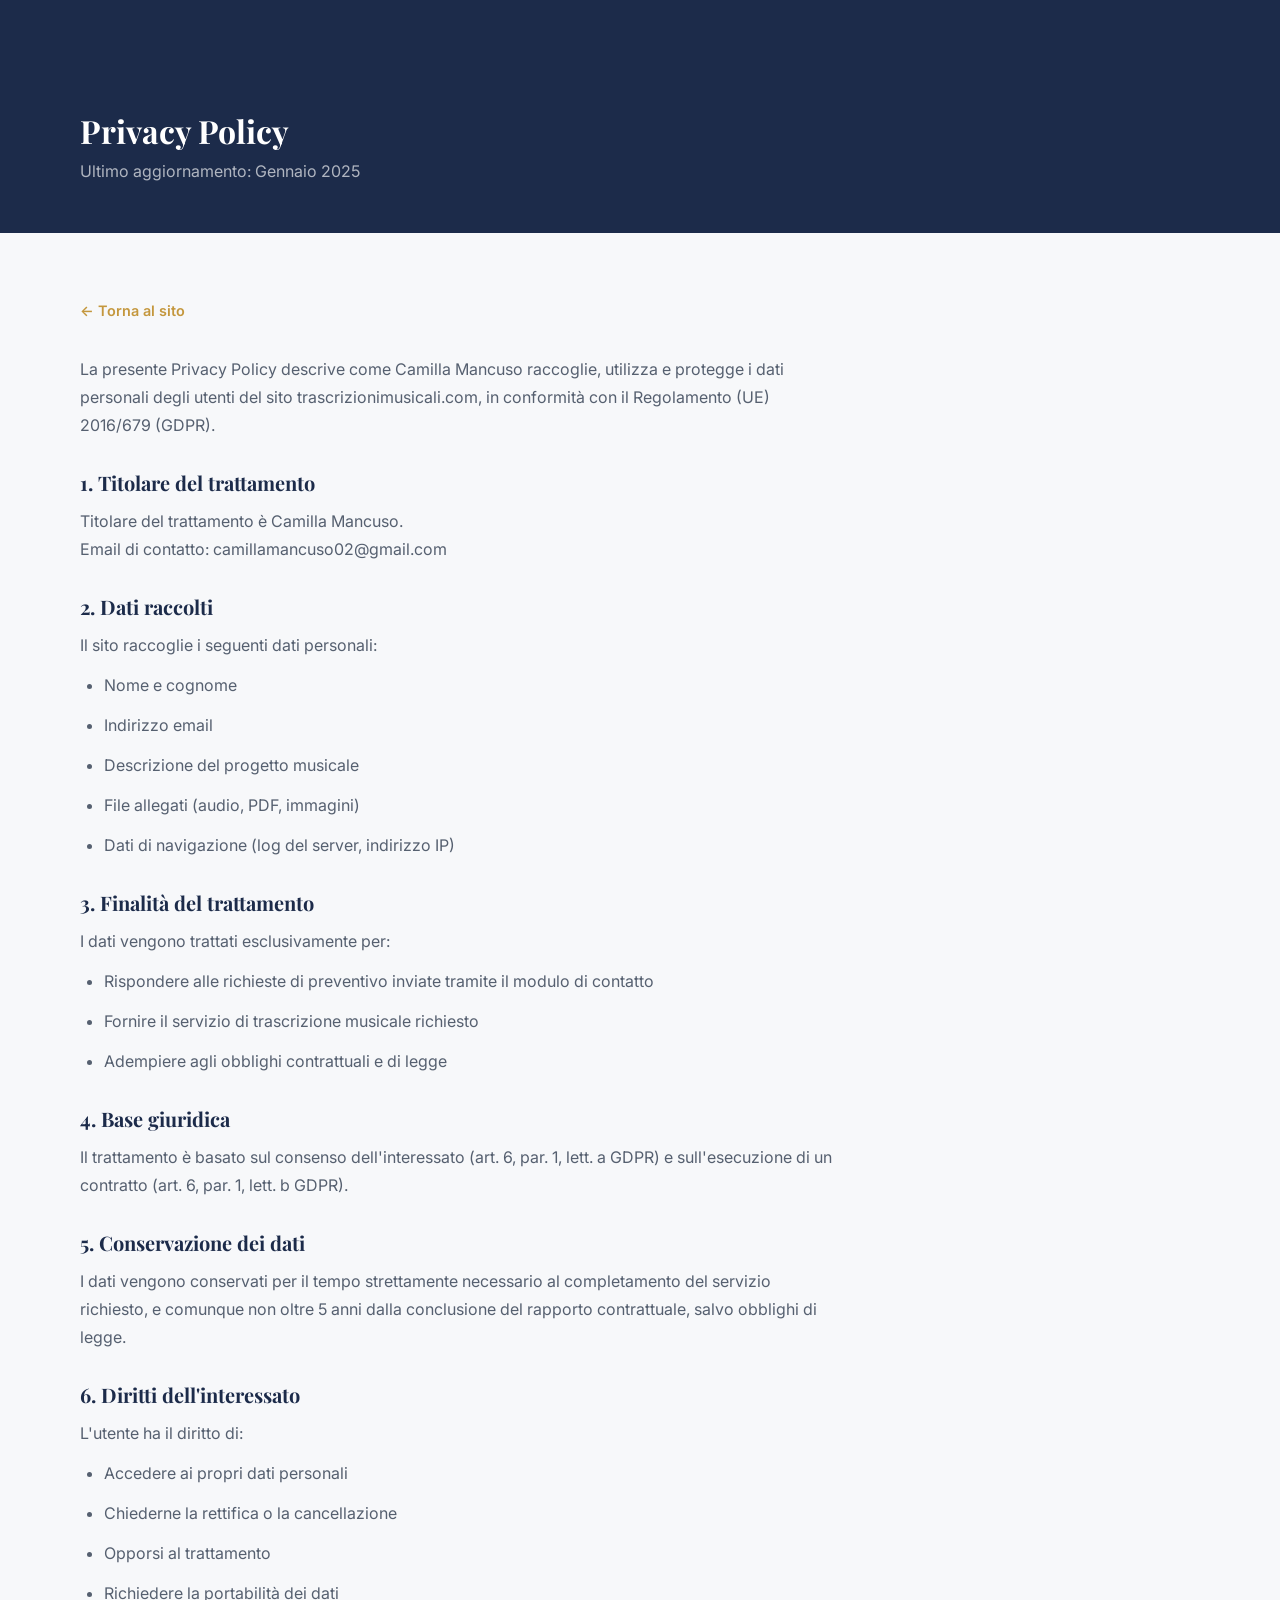
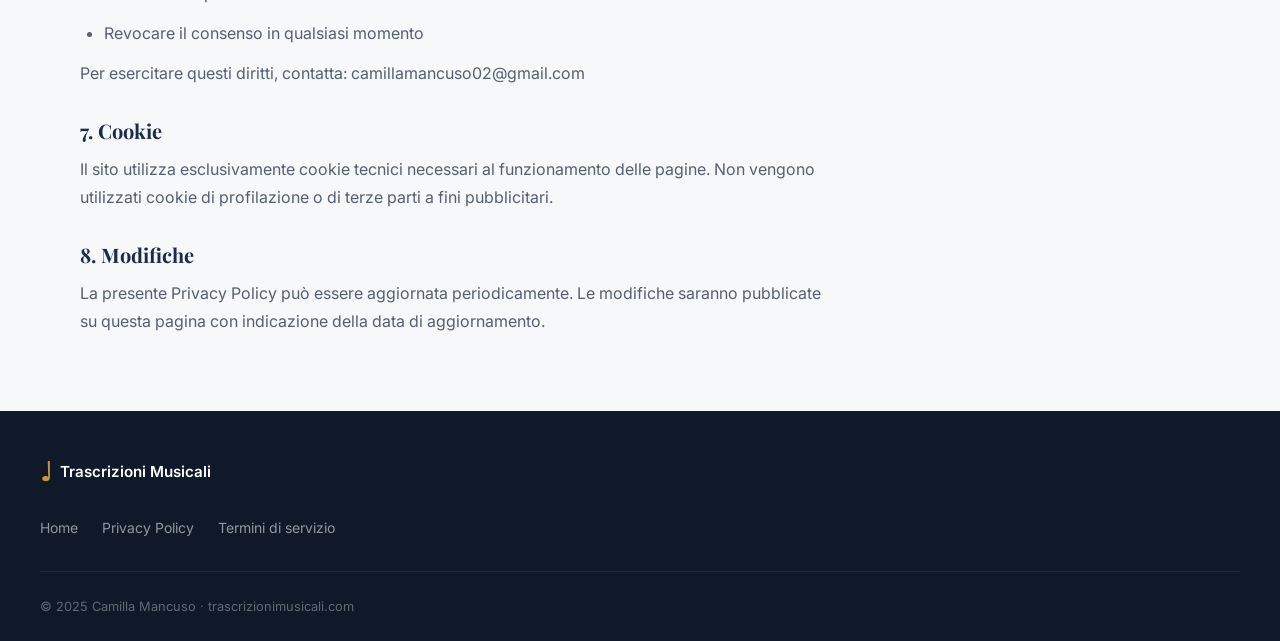
<file: privacy.html>
<!DOCTYPE html>
<html lang="it">
<head>
  <meta charset="UTF-8">
  <meta name="viewport" content="width=device-width, initial-scale=1.0">
  <title>Privacy Policy | Trascrizioni Musicali</title>
  <link rel="preconnect" href="https://fonts.googleapis.com">
  <link rel="preconnect" href="https://fonts.gstatic.com" crossorigin>
  <link href="https://fonts.googleapis.com/css2?family=Playfair+Display:wght@600;700&family=Inter:wght@400;500;600&display=swap" rel="stylesheet">
  <link rel="stylesheet" href="css/style.css">
  <style>
    .page-header {
      background: var(--primary);
      padding: 7rem 0 3rem;
      color: #fff;
    }
    .page-header h1 { color: #fff; font-size: 2rem; }
    .page-header p  { color: rgba(255,255,255,.65); margin-top: .5rem; }
    .legal-content {
      padding: 4rem 0;
      max-width: 760px;
    }
    .legal-content h2 {
      font-size: 1.25rem;
      color: var(--primary);
      margin: 2rem 0 .75rem;
    }
    .legal-content p, .legal-content li {
      color: var(--text-2);
      line-height: 1.75;
      margin-bottom: .75rem;
    }
    .legal-content ul { padding-left: 1.5rem; list-style: disc; }
    .back-link {
      display: inline-flex;
      align-items: center;
      gap: .5rem;
      color: var(--accent);
      font-weight: 600;
      font-size: .9rem;
      margin-bottom: 2rem;
    }
    .back-link:hover { text-decoration: underline; }
  </style>
</head>
<body>

  <div class="page-header">
    <div class="container">
      <h1>Privacy Policy</h1>
      <p>Ultimo aggiornamento: Gennaio 2025</p>
    </div>
  </div>

  <div class="container">
    <div class="legal-content">
      <a href="index.html" class="back-link">← Torna al sito</a>

      <p>
        La presente Privacy Policy descrive come Camilla Mancuso raccoglie, utilizza e protegge
        i dati personali degli utenti del sito trascrizionimusicali.com, in conformità con il
        Regolamento (UE) 2016/679 (GDPR).
      </p>

      <h2>1. Titolare del trattamento</h2>
      <p>
        Titolare del trattamento è Camilla Mancuso.<br>
        Email di contatto: camillamancuso02@gmail.com
      </p>

      <h2>2. Dati raccolti</h2>
      <p>Il sito raccoglie i seguenti dati personali:</p>
      <ul>
        <li>Nome e cognome</li>
        <li>Indirizzo email</li>
        <li>Descrizione del progetto musicale</li>
        <li>File allegati (audio, PDF, immagini)</li>
        <li>Dati di navigazione (log del server, indirizzo IP)</li>
      </ul>

      <h2>3. Finalità del trattamento</h2>
      <p>I dati vengono trattati esclusivamente per:</p>
      <ul>
        <li>Rispondere alle richieste di preventivo inviate tramite il modulo di contatto</li>
        <li>Fornire il servizio di trascrizione musicale richiesto</li>
        <li>Adempiere agli obblighi contrattuali e di legge</li>
      </ul>

      <h2>4. Base giuridica</h2>
      <p>
        Il trattamento è basato sul consenso dell'interessato (art. 6, par. 1, lett. a GDPR)
        e sull'esecuzione di un contratto (art. 6, par. 1, lett. b GDPR).
      </p>

      <h2>5. Conservazione dei dati</h2>
      <p>
        I dati vengono conservati per il tempo strettamente necessario al completamento
        del servizio richiesto, e comunque non oltre 5 anni dalla conclusione del rapporto
        contrattuale, salvo obblighi di legge.
      </p>

      <h2>6. Diritti dell'interessato</h2>
      <p>L'utente ha il diritto di:</p>
      <ul>
        <li>Accedere ai propri dati personali</li>
        <li>Chiederne la rettifica o la cancellazione</li>
        <li>Opporsi al trattamento</li>
        <li>Richiedere la portabilità dei dati</li>
        <li>Revocare il consenso in qualsiasi momento</li>
      </ul>
      <p>
        Per esercitare questi diritti, contatta: camillamancuso02@gmail.com
      </p>

      <h2>7. Cookie</h2>
      <p>
        Il sito utilizza esclusivamente cookie tecnici necessari al funzionamento delle pagine.
        Non vengono utilizzati cookie di profilazione o di terze parti a fini pubblicitari.
      </p>

      <h2>8. Modifiche</h2>
      <p>
        La presente Privacy Policy può essere aggiornata periodicamente. Le modifiche
        saranno pubblicate su questa pagina con indicazione della data di aggiornamento.
      </p>
    </div>
  </div>

  <footer class="footer">
    <div class="container footer__inner">
      <div class="footer-brand">
        <div class="footer-logo">
          <span class="logo-mark">♩</span>
          <span>Trascrizioni Musicali</span>
        </div>
      </div>
      <nav class="footer-links">
        <a href="index.html">Home</a>
        <a href="privacy.html">Privacy Policy</a>
        <a href="termini.html">Termini di servizio</a>
      </nav>
      <div class="footer-bottom">
        <p>&copy; 2025 Camilla Mancuso &middot; trascrizionimusicali.com</p>
      </div>
    </div>
  </footer>

</body>
</html>
</file>
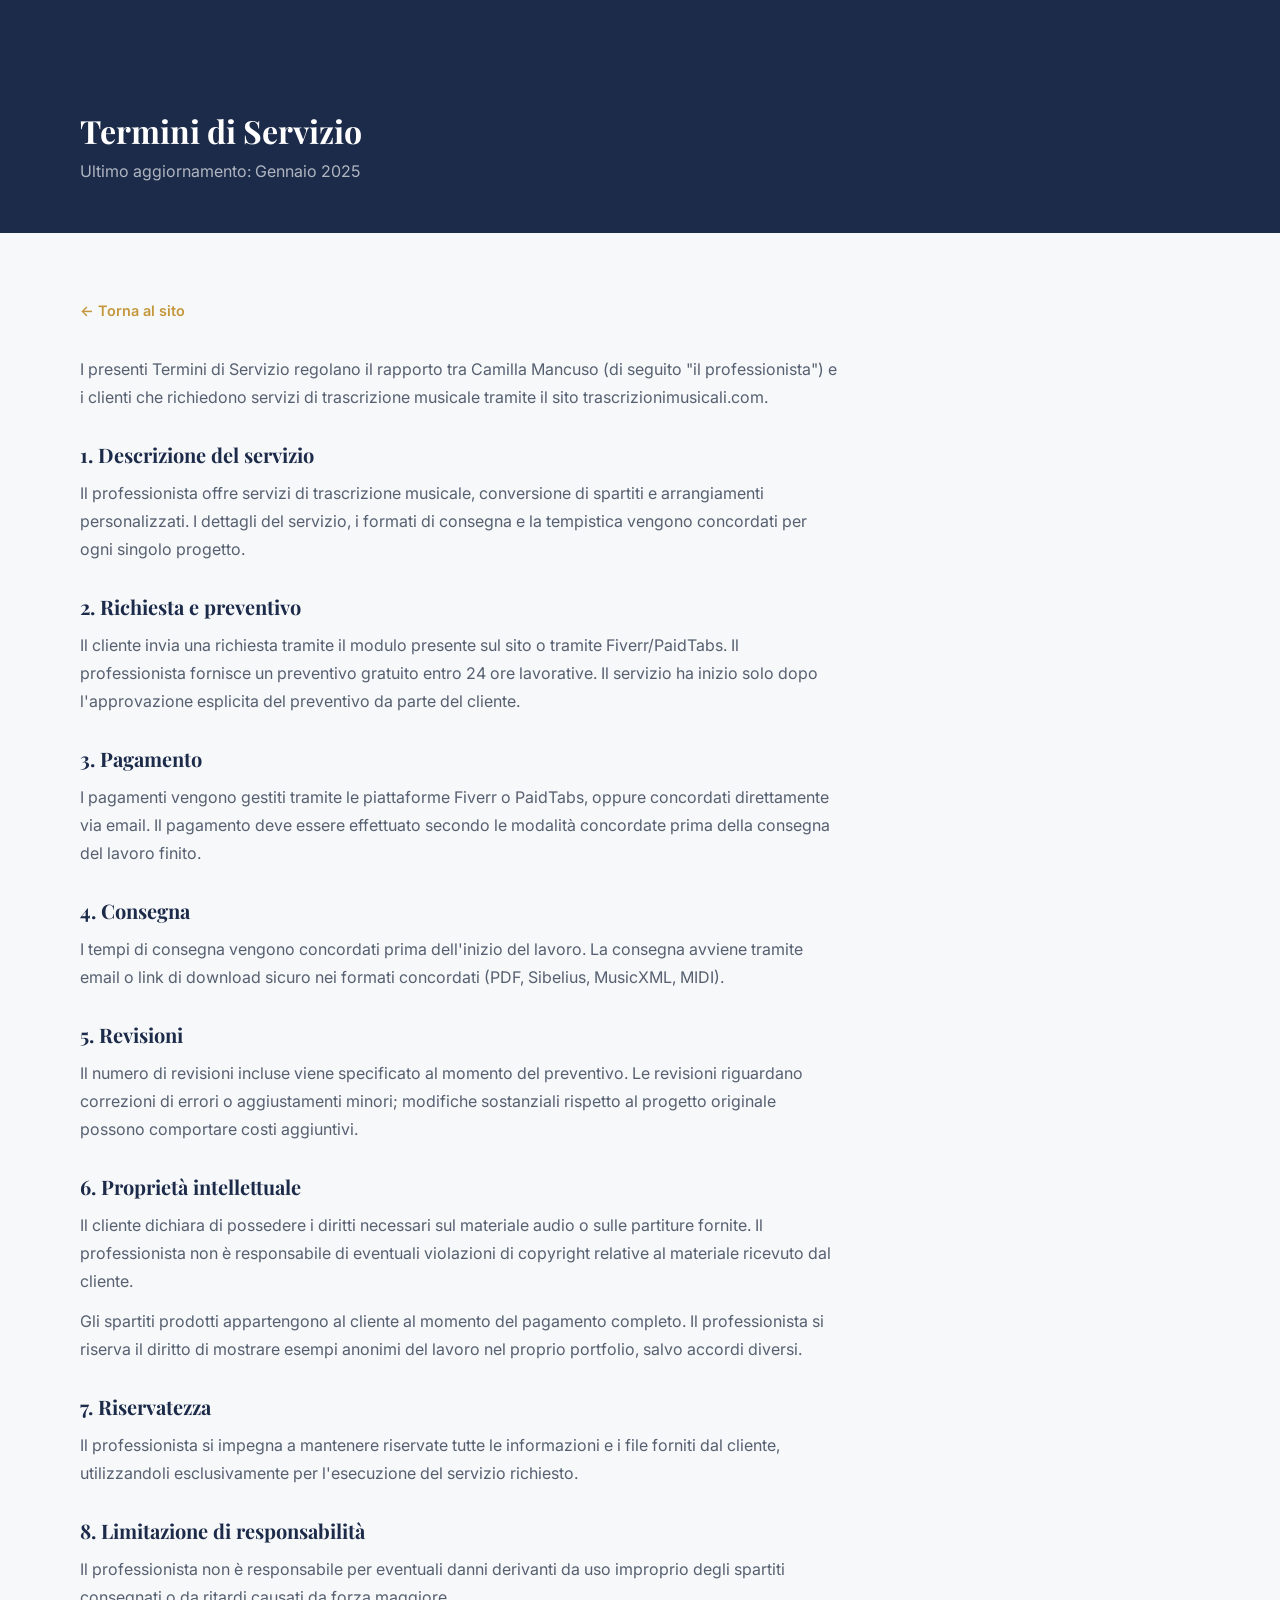
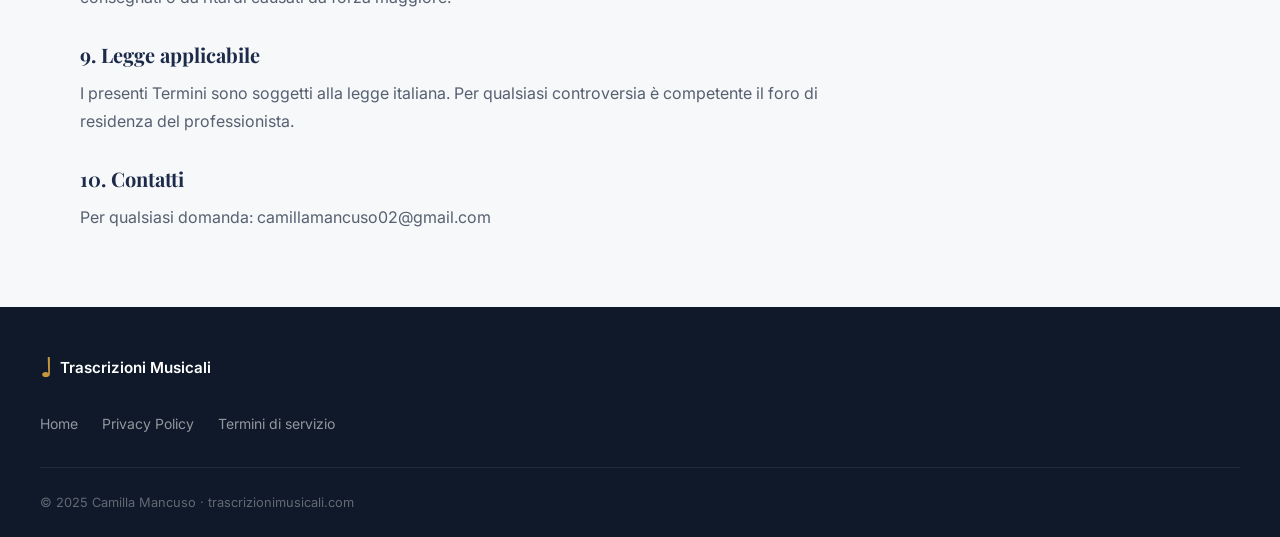
<file: termini.html>
<!DOCTYPE html>
<html lang="it">
<head>
  <meta charset="UTF-8">
  <meta name="viewport" content="width=device-width, initial-scale=1.0">
  <title>Termini di Servizio | Trascrizioni Musicali</title>
  <link rel="preconnect" href="https://fonts.googleapis.com">
  <link rel="preconnect" href="https://fonts.gstatic.com" crossorigin>
  <link href="https://fonts.googleapis.com/css2?family=Playfair+Display:wght@600;700&family=Inter:wght@400;500;600&display=swap" rel="stylesheet">
  <link rel="stylesheet" href="css/style.css">
  <style>
    .page-header {
      background: var(--primary);
      padding: 7rem 0 3rem;
      color: #fff;
    }
    .page-header h1 { color: #fff; font-size: 2rem; }
    .page-header p  { color: rgba(255,255,255,.65); margin-top: .5rem; }
    .legal-content {
      padding: 4rem 0;
      max-width: 760px;
    }
    .legal-content h2 {
      font-size: 1.25rem;
      color: var(--primary);
      margin: 2rem 0 .75rem;
    }
    .legal-content p, .legal-content li {
      color: var(--text-2);
      line-height: 1.75;
      margin-bottom: .75rem;
    }
    .legal-content ul { padding-left: 1.5rem; list-style: disc; }
    .back-link {
      display: inline-flex;
      align-items: center;
      gap: .5rem;
      color: var(--accent);
      font-weight: 600;
      font-size: .9rem;
      margin-bottom: 2rem;
    }
    .back-link:hover { text-decoration: underline; }
  </style>
</head>
<body>

  <div class="page-header">
    <div class="container">
      <h1>Termini di Servizio</h1>
      <p>Ultimo aggiornamento: Gennaio 2025</p>
    </div>
  </div>

  <div class="container">
    <div class="legal-content">
      <a href="index.html" class="back-link">← Torna al sito</a>

      <p>
        I presenti Termini di Servizio regolano il rapporto tra Camilla Mancuso
        (di seguito "il professionista") e i clienti che richiedono servizi di
        trascrizione musicale tramite il sito trascrizionimusicali.com.
      </p>

      <h2>1. Descrizione del servizio</h2>
      <p>
        Il professionista offre servizi di trascrizione musicale, conversione di
        spartiti e arrangiamenti personalizzati. I dettagli del servizio, i formati
        di consegna e la tempistica vengono concordati per ogni singolo progetto.
      </p>

      <h2>2. Richiesta e preventivo</h2>
      <p>
        Il cliente invia una richiesta tramite il modulo presente sul sito o
        tramite Fiverr/PaidTabs. Il professionista fornisce un preventivo gratuito
        entro 24 ore lavorative. Il servizio ha inizio solo dopo l'approvazione
        esplicita del preventivo da parte del cliente.
      </p>

      <h2>3. Pagamento</h2>
      <p>
        I pagamenti vengono gestiti tramite le piattaforme Fiverr o PaidTabs,
        oppure concordati direttamente via email. Il pagamento deve essere
        effettuato secondo le modalità concordate prima della consegna del lavoro finito.
      </p>

      <h2>4. Consegna</h2>
      <p>
        I tempi di consegna vengono concordati prima dell'inizio del lavoro.
        La consegna avviene tramite email o link di download sicuro nei formati
        concordati (PDF, Sibelius, MusicXML, MIDI).
      </p>

      <h2>5. Revisioni</h2>
      <p>
        Il numero di revisioni incluse viene specificato al momento del preventivo.
        Le revisioni riguardano correzioni di errori o aggiustamenti minori;
        modifiche sostanziali rispetto al progetto originale possono comportare
        costi aggiuntivi.
      </p>

      <h2>6. Proprietà intellettuale</h2>
      <p>
        Il cliente dichiara di possedere i diritti necessari sul materiale audio o
        sulle partiture fornite. Il professionista non è responsabile di eventuali
        violazioni di copyright relative al materiale ricevuto dal cliente.
      </p>
      <p>
        Gli spartiti prodotti appartengono al cliente al momento del pagamento
        completo. Il professionista si riserva il diritto di mostrare esempi
        anonimi del lavoro nel proprio portfolio, salvo accordi diversi.
      </p>

      <h2>7. Riservatezza</h2>
      <p>
        Il professionista si impegna a mantenere riservate tutte le informazioni
        e i file forniti dal cliente, utilizzandoli esclusivamente per l'esecuzione
        del servizio richiesto.
      </p>

      <h2>8. Limitazione di responsabilità</h2>
      <p>
        Il professionista non è responsabile per eventuali danni derivanti da
        uso improprio degli spartiti consegnati o da ritardi causati da forza maggiore.
      </p>

      <h2>9. Legge applicabile</h2>
      <p>
        I presenti Termini sono soggetti alla legge italiana. Per qualsiasi
        controversia è competente il foro di residenza del professionista.
      </p>

      <h2>10. Contatti</h2>
      <p>
        Per qualsiasi domanda: camillamancuso02@gmail.com
      </p>
    </div>
  </div>

  <footer class="footer">
    <div class="container footer__inner">
      <div class="footer-brand">
        <div class="footer-logo">
          <span class="logo-mark">♩</span>
          <span>Trascrizioni Musicali</span>
        </div>
      </div>
      <nav class="footer-links">
        <a href="index.html">Home</a>
        <a href="privacy.html">Privacy Policy</a>
        <a href="termini.html">Termini di servizio</a>
      </nav>
      <div class="footer-bottom">
        <p>&copy; 2025 Camilla Mancuso &middot; trascrizionimusicali.com</p>
      </div>
    </div>
  </footer>

</body>
</html>
</file>
<file: css/style.css>
/* =============================================================
   TRASCRIZIONI MUSICALI — CSS
   Mobile-first, clean, conversion-optimized
   ============================================================= */

/* ===== VARIABLES ===== */
:root {
  --primary:       #1C2B4A;
  --primary-dark:  #0F1929;
  --primary-mid:   #243558;
  --accent:        #C4973D;
  --accent-dark:   #A37A2A;
  --accent-light:  #EDD080;
  --secondary:     #4A6FA5;
  --bg:            #F7F8FA;
  --surface:       #FFFFFF;
  --text:          #1A1A2E;
  --text-2:        #566070;
  --text-3:        #8896A8;
  --border:        #E2E8F0;
  --border-light:  #F0F4F8;
  --green:         #27AE60;

  --shadow-xs: 0 1px 3px rgba(0,0,0,.05);
  --shadow-sm: 0 2px 8px rgba(0,0,0,.07);
  --shadow-md: 0 4px 20px rgba(0,0,0,.09);
  --shadow-lg: 0 8px 40px rgba(0,0,0,.12);

  --r-sm:  8px;
  --r:     12px;
  --r-lg:  20px;
  --r-xl:  28px;
}

/* ===== RESET ===== */
*, *::before, *::after { box-sizing: border-box; margin: 0; padding: 0; }
html  { scroll-behavior: smooth; }
body  {
  font-family: 'Inter', -apple-system, BlinkMacSystemFont, 'Segoe UI', sans-serif;
  font-size: 16px;
  line-height: 1.65;
  color: var(--text);
  background: var(--bg);
  -webkit-font-smoothing: antialiased;
}
img   { max-width: 100%; display: block; }
a     { text-decoration: none; color: inherit; }
ul    { list-style: none; }
button { border: none; background: none; cursor: pointer; font-family: inherit; }
input, textarea { font-family: inherit; }

/* ===== LAYOUT ===== */
.container {
  max-width: 1200px;
  margin: 0 auto;
  padding: 0 1.25rem;
}
@media (min-width: 640px)  { .container { padding: 0 1.75rem; } }
@media (min-width: 1024px) { .container { padding: 0 2.5rem; } }

/* ===== TYPOGRAPHY ===== */
h1, h2, h3, h4 {
  font-family: 'Playfair Display', Georgia, 'Times New Roman', serif;
  line-height: 1.2;
  color: var(--text);
}
h1 { font-size: clamp(2rem, 5.5vw, 3.5rem); }
h2 { font-size: clamp(1.65rem, 3.5vw, 2.4rem); }
h3 { font-size: 1.2rem; }
h4 { font-size: 1rem; }

.text-accent { color: var(--accent); }

/* ===== BUTTONS ===== */
.btn {
  display: inline-flex;
  align-items: center;
  justify-content: center;
  gap: .5rem;
  padding: .75rem 1.75rem;
  border-radius: var(--r);
  font-size: .95rem;
  font-weight: 600;
  border: 2px solid transparent;
  transition: background .18s, border-color .18s, transform .18s, box-shadow .18s;
  cursor: pointer;
  white-space: nowrap;
}
.btn:focus-visible { outline: 3px solid var(--accent); outline-offset: 3px; }

.btn-primary {
  background: var(--accent);
  color: #fff;
  border-color: var(--accent);
}
.btn-primary:hover {
  background: var(--accent-dark);
  border-color: var(--accent-dark);
  transform: translateY(-1px);
  box-shadow: 0 4px 18px rgba(196,151,61,.35);
}

.btn-secondary {
  background: transparent;
  color: var(--primary);
  border-color: var(--border);
}
.btn-secondary:hover {
  border-color: var(--primary);
  background: var(--primary);
  color: #fff;
}

.btn-outline {
  background: transparent;
  color: #fff;
  border-color: rgba(255,255,255,.45);
}
.btn-outline:hover {
  background: rgba(255,255,255,.1);
  border-color: #fff;
}

.btn-accent {
  background: var(--accent);
  color: var(--primary-dark);
  border-color: var(--accent);
  font-weight: 700;
}
.btn-accent:hover {
  background: var(--accent-light);
  border-color: var(--accent-light);
  transform: translateY(-1px);
}

.btn-lg {
  padding: 1rem 2.25rem;
  font-size: 1rem;
  border-radius: var(--r-lg);
}
.btn-full { width: 100%; }

/* ===== NAVIGATION ===== */
.nav {
  position: fixed;
  inset: 0 0 auto;
  z-index: 200;
  background: rgba(15,25,41,.96);
  backdrop-filter: blur(12px);
  -webkit-backdrop-filter: blur(12px);
  border-bottom: 1px solid rgba(255,255,255,.07);
  transition: background .3s, box-shadow .3s;
}
.nav.scrolled {
  background: rgba(255,255,255,.98);
  border-bottom-color: var(--border);
  box-shadow: var(--shadow-sm);
}
.nav__inner {
  display: flex;
  align-items: center;
  justify-content: space-between;
  height: 64px;
}

/* Logo */
.nav__logo {
  display: flex;
  align-items: center;
  gap: .5rem;
  font-weight: 600;
  font-size: .95rem;
  color: #fff;
  transition: color .2s;
}
.nav.scrolled .nav__logo { color: var(--text); }
.logo-mark {
  font-size: 1.6rem;
  color: var(--accent);
  line-height: 1;
}

/* Desktop links */
.nav__links {
  display: none;
  align-items: center;
  gap: 1.75rem;
}
.nav__links a {
  font-size: .875rem;
  font-weight: 500;
  color: rgba(255,255,255,.8);
  transition: color .18s;
}
.nav__links a:hover  { color: var(--accent); }
.nav.scrolled .nav__links a { color: var(--text-2); }
.nav.scrolled .nav__links a:hover { color: var(--accent); }

.nav__cta-link {
  background: var(--accent) !important;
  color: #fff !important;
  padding: .45rem 1.2rem !important;
  border-radius: var(--r) !important;
}
.nav__cta-link:hover {
  background: var(--accent-dark) !important;
  color: #fff !important;
}
.nav.scrolled .nav__cta-link { color: #fff !important; }

/* Hamburger */
.nav__toggle {
  display: flex;
  flex-direction: column;
  gap: 5px;
  padding: .3rem;
  z-index: 210;
}
.nav__toggle span {
  display: block;
  width: 22px;
  height: 2px;
  border-radius: 2px;
  background: #fff;
  transition: background .2s, transform .3s, opacity .3s;
}
.nav.scrolled .nav__toggle span { background: var(--text); }

/* Mobile menu open state */
.nav__toggle.open span:nth-child(1) { transform: translateY(7px) rotate(45deg); }
.nav__toggle.open span:nth-child(2) { opacity: 0; }
.nav__toggle.open span:nth-child(3) { transform: translateY(-7px) rotate(-45deg); }

/* Mobile nav dropdown */
.nav__links.open {
  display: flex;
  flex-direction: column;
  gap: .25rem;
  position: absolute;
  top: 64px;
  left: 0; right: 0;
  background: var(--primary-dark);
  padding: 1rem 1.25rem 1.5rem;
  border-bottom: 1px solid rgba(255,255,255,.1);
}
.nav__links.open a {
  color: rgba(255,255,255,.85) !important;
  padding: .6rem .5rem;
  border-radius: var(--r-sm);
}
.nav__links.open a:hover { color: var(--accent) !important; }
.nav__links.open .nav__cta-link { margin-top: .5rem; text-align: center; }

@media (min-width: 768px) {
  .nav__links  { display: flex; }
  .nav__toggle { display: none; }
}

/* ===== HERO ===== */
.hero {
  min-height: 100vh;
  display: flex;
  align-items: center;
  padding: 7rem 0 4rem;
  background: linear-gradient(140deg, var(--primary-dark) 0%, var(--primary) 55%, #2a4a82 100%);
  position: relative;
  overflow: hidden;
}
.hero::before {
  content: '';
  position: absolute;
  inset: 0;
  background-image: radial-gradient(circle at 20% 80%, rgba(196,151,61,.08) 0%, transparent 50%),
                    radial-gradient(circle at 80% 20%, rgba(74,111,165,.1) 0%, transparent 50%);
  pointer-events: none;
}
.hero__inner {
  position: relative;
  z-index: 1;
  display: grid;
  grid-template-columns: 1fr;
  gap: 3rem;
  align-items: center;
}
@media (min-width: 900px) {
  .hero__inner { grid-template-columns: 1fr 1fr; gap: 4rem; align-items: center; }
}

.hero__badge {
  display: inline-flex;
  align-items: center;
  gap: .5rem;
  background: rgba(196,151,61,.12);
  border: 1px solid rgba(196,151,61,.28);
  color: var(--accent-light);
  padding: .4rem 1rem;
  border-radius: 100px;
  font-size: .82rem;
  font-weight: 500;
  margin-bottom: 1.5rem;
}
.stars-inline { color: var(--accent); letter-spacing: 1px; }

.hero__title {
  color: #fff;
  margin-bottom: 1rem;
}
.hero__sub {
  color: rgba(255,255,255,.72);
  font-size: 1.1rem;
  margin-bottom: 1.5rem;
  max-width: 520px;
}
.hero__checks {
  display: flex;
  flex-direction: column;
  gap: .45rem;
  margin-bottom: 2rem;
}
.hero__checks li {
  display: flex;
  align-items: center;
  gap: .6rem;
  color: rgba(255,255,255,.82);
  font-size: .95rem;
}
.check-icon {
  color: var(--accent);
  font-weight: 700;
  font-size: 1.05rem;
  flex-shrink: 0;
}
.hero__ctas {
  display: flex;
  flex-wrap: wrap;
  gap: .875rem;
}

/* Hero score image */
.hero__visual {
  display: none;
}
@media (min-width: 900px) {
  .hero__visual {
    display: flex;
    align-items: center;
  }
}
.hero__score-img {
  position: relative;
  border-radius: var(--r-xl);
  overflow: hidden;
  box-shadow: 0 32px 80px rgba(0,0,0,.55);
  width: 100%;
  aspect-ratio: 4 / 3;
  transition: transform .4s ease;
}
.hero__score-img:hover {
  transform: scale(1.01);
}
.hero__score-img img {
  width: 100%;
  height: 100%;
  display: block;
  object-fit: cover;
  object-position: top left;
  opacity: .92;
}
.hero__score-img::after {
  content: '';
  position: absolute;
  inset: 0;
  background:
    linear-gradient(to right,  var(--primary-dark) 0%, transparent 30%),
    linear-gradient(to left,   var(--primary-dark) 0%, transparent 15%),
    linear-gradient(to bottom, var(--primary-dark) 0%, transparent 15%),
    linear-gradient(to top,    var(--primary-dark) 0%, transparent 28%);
  pointer-events: none;
}
.score-card {
  background: rgba(255,255,255,.06);
  border: 1px solid rgba(255,255,255,.12);
  border-radius: var(--r-xl);
  padding: 2rem;
  backdrop-filter: blur(8px);
}
.score-card__label {
  font-size: .75rem;
  font-weight: 600;
  letter-spacing: .08em;
  text-transform: uppercase;
  color: rgba(255,255,255,.45);
  margin-bottom: 1.25rem;
}
.score-staves { display: flex; flex-direction: column; gap: 1.5rem; margin-bottom: 1.5rem; }
.score-staff {
  display: flex;
  align-items: center;
  gap: .5rem;
}
.clef {
  font-size: 2.6rem;
  line-height: .8;
  color: rgba(255,255,255,.5);
  flex-shrink: 0;
}
.clef.bass { font-size: 2rem; margin-top: -.2rem; }
.staff-lines {
  flex: 1;
  display: flex;
  flex-direction: column;
  justify-content: space-between;
  height: 40px;
}
.staff-lines i {
  display: block;
  height: 1px;
  background: rgba(255,255,255,.28);
  border-radius: 1px;
}
.score-formats {
  display: flex;
  flex-wrap: wrap;
  gap: .5rem;
}
.score-formats span {
  background: rgba(196,151,61,.18);
  border: 1px solid rgba(196,151,61,.3);
  color: var(--accent-light);
  font-size: .78rem;
  font-weight: 600;
  padding: .25rem .75rem;
  border-radius: 100px;
}

/* ===== TRUST BAR ===== */
.trust-bar {
  background: var(--surface);
  border-bottom: 1px solid var(--border);
}
.trust-bar__inner {
  display: flex;
  flex-wrap: wrap;
  align-items: center;
  justify-content: center;
  gap: 1.25rem 2rem;
  padding: 1.5rem 0;
}
.trust-item {
  display: flex;
  flex-direction: column;
  align-items: center;
  text-align: center;
  min-width: 110px;
}
.trust-item strong {
  font-size: 1.25rem;
  font-weight: 700;
  color: var(--primary);
  line-height: 1.2;
}
.trust-item span {
  font-size: .78rem;
  color: var(--text-3);
  margin-top: .1rem;
}
.trust-sep {
  width: 1px;
  height: 40px;
  background: var(--border);
  flex-shrink: 0;
}
@media (max-width: 640px) { .trust-sep { display: none; } }

/* ===== SECTIONS ===== */
.section     { padding: 5rem 0; background: var(--bg); }
.section-alt { padding: 5rem 0; background: var(--surface); }
.section-dark { padding: 5rem 0; background: var(--primary); }

.section-header {
  text-align: center;
  max-width: 660px;
  margin: 0 auto 3.5rem;
}
.section-header p {
  color: var(--text-2);
  font-size: 1.05rem;
  margin-top: .75rem;
}
.section-header-light h2 { color: #fff; }
.section-header-light p  { color: rgba(255,255,255,.65); }

.section-label {
  display: inline-block;
  font-size: .78rem;
  font-weight: 700;
  letter-spacing: .1em;
  text-transform: uppercase;
  color: var(--accent);
  margin-bottom: .6rem;
}

/* ===== SERVICES ===== */
.services-grid {
  display: grid;
  grid-template-columns: 1fr;
  gap: 1.5rem;
}
@media (min-width: 768px) {
  .services-grid { grid-template-columns: repeat(3, 1fr); }
}

.service-card {
  background: var(--surface);
  border: 1.5px solid var(--border);
  border-radius: var(--r-lg);
  padding: 2rem;
  display: flex;
  flex-direction: column;
  gap: 1rem;
  position: relative;
  transition: box-shadow .2s, transform .2s;
}
.service-card:hover {
  box-shadow: var(--shadow-lg);
  transform: translateY(-2px);
}
.service-card--featured {
  border-color: var(--accent);
  background: linear-gradient(150deg, #fffbf0 0%, #fff 60%);
}

.service-badge {
  position: absolute;
  top: -1px;
  right: 1.5rem;
  background: var(--accent);
  color: #fff;
  font-size: .72rem;
  font-weight: 700;
  letter-spacing: .05em;
  text-transform: uppercase;
  padding: .22rem .75rem;
  border-radius: 0 0 var(--r-sm) var(--r-sm);
}
.service-icon { display: flex; color: var(--primary); }
.service-icon svg { width: 2rem; height: 2rem; flex-shrink: 0; }
.service-card h3 { color: var(--primary); }
.service-card p  { color: var(--text-2); font-size: .93rem; flex: 1; }

.service-formats,
.service-tags {
  display: flex;
  flex-wrap: wrap;
  gap: .4rem;
}
.service-formats span {
  background: rgba(28,43,74,.07);
  color: var(--primary);
  font-size: .78rem;
  font-weight: 600;
  padding: .22rem .7rem;
  border-radius: 100px;
}
.service-tags span {
  background: rgba(196,151,61,.1);
  color: var(--accent-dark);
  font-size: .78rem;
  font-weight: 600;
  padding: .22rem .7rem;
  border-radius: 100px;
}

/* ===== WHY SECTION ===== */
.why-grid {
  display: grid;
  grid-template-columns: 1fr 1fr;
  gap: 1.25rem;
}
@media (min-width: 768px) {
  .why-grid { grid-template-columns: repeat(3, 1fr); }
}
.why-item {
  background: var(--bg);
  border-radius: var(--r);
  padding: 1.5rem;
}
.why-icon { display: flex; color: var(--accent); margin-bottom: .6rem; }
.why-icon svg { width: 1.75rem; height: 1.75rem; flex-shrink: 0; }
.why-item h4 { color: var(--primary); margin-bottom: .4rem; }
.why-item p  { color: var(--text-2); font-size: .875rem; }

/* ===== PORTFOLIO ===== */
.portfolio-filters {
  display: flex;
  flex-wrap: wrap;
  gap: .5rem;
  justify-content: center;
  margin-bottom: 2.25rem;
}
.filter-btn {
  background: var(--surface);
  border: 1.5px solid var(--border);
  color: var(--text-2);
  padding: .45rem 1.2rem;
  border-radius: 100px;
  font-size: .85rem;
  font-weight: 500;
  transition: background .18s, border-color .18s, color .18s;
  cursor: pointer;
}
.filter-btn:hover,
.filter-btn.active {
  background: var(--primary);
  border-color: var(--primary);
  color: #fff;
}

.portfolio-grid {
  display: grid;
  grid-template-columns: 1fr;
  gap: 1.5rem;
}
@media (min-width: 600px)  { .portfolio-grid { grid-template-columns: repeat(2, 1fr); } }
@media (min-width: 960px)  { .portfolio-grid { grid-template-columns: repeat(3, 1fr); } }

.portfolio-item {
  background: var(--surface);
  border: 1px solid var(--border);
  border-radius: var(--r-lg);
  overflow: hidden;
  transition: box-shadow .2s, transform .2s;
}
.portfolio-item:hover {
  box-shadow: var(--shadow-lg);
  transform: translateY(-2px);
}
.portfolio-item.hidden { display: none; }

.portfolio-img {
  aspect-ratio: 4 / 3;
  position: relative;
  overflow: hidden;
  background: #fff;
}
.portfolio-img img {
  width: 100%;
  height: 100%;
  object-fit: cover;
  object-position: top;
  transition: transform .3s ease;
}
.portfolio-item:hover .portfolio-img img { transform: scale(1.03); }

/* Placeholder when image is missing */
.portfolio-img img[src=""],
.portfolio-img img:not([src]) {
  visibility: hidden;
}
.portfolio-img::before {
  content: '♪';
  position: absolute;
  inset: 0;
  display: flex;
  align-items: center;
  justify-content: center;
  font-size: 3.5rem;
  color: rgba(28,43,74,.18);
  z-index: 0;
  pointer-events: none;
}

.portfolio-overlay {
  position: absolute;
  inset: auto 0 0;
  background: linear-gradient(to top, rgba(15,25,41,.7) 0%, transparent 100%);
  padding: 1rem;
}
.portfolio-type {
  background: var(--accent);
  color: #fff;
  font-size: .72rem;
  font-weight: 700;
  letter-spacing: .06em;
  text-transform: uppercase;
  padding: .2rem .6rem;
  border-radius: 4px;
}
.portfolio-info { padding: 1.25rem; }
.portfolio-info h4 { color: var(--text); margin-bottom: .3rem; }
.portfolio-info p  { color: var(--text-2); font-size: .855rem; margin-bottom: .75rem; display: -webkit-box; -webkit-line-clamp: 3; -webkit-box-orient: vertical; overflow: hidden; }
.portfolio-tags {
  display: flex;
  flex-wrap: wrap;
  gap: .35rem;
}
.portfolio-tags span {
  background: var(--bg);
  border: 1px solid var(--border);
  font-size: .75rem;
  font-weight: 500;
  padding: .18rem .6rem;
  border-radius: 100px;
  color: var(--text-2);
}

.portfolio-container {
  position: relative;
}
.portfolio-fade {
  position: absolute;
  bottom: 0;
  left: 0;
  right: 0;
  height: 160px;
  background: linear-gradient(to bottom, transparent, var(--bg));
  pointer-events: none;
}
.portfolio-expand {
  display: flex;
  justify-content: center;
  margin-top: 1.5rem;
}

/* ===== REVIEWS ===== */
.reviews-score-bar {
  display: inline-flex;
  align-items: center;
  gap: 1rem;
  background: rgba(255,255,255,.08);
  border: 1px solid rgba(255,255,255,.14);
  padding: .75rem 1.5rem;
  border-radius: var(--r);
  margin-top: 1rem;
}
.score-big {
  font-size: 2.2rem;
  font-weight: 700;
  color: var(--accent-light);
  font-family: 'Playfair Display', serif;
  line-height: 1;
}
.score-right { display: flex; flex-direction: column; gap: .15rem; }
.score-stars { color: var(--accent); font-size: 1.1rem; letter-spacing: 2px; }
.score-source { color: rgba(255,255,255,.55); font-size: .8rem; }

.reviews-grid {
  display: grid;
  grid-template-columns: 1fr;
  gap: 1.25rem;
  margin-bottom: 2.5rem;
}
@media (min-width: 600px) { .reviews-grid { grid-template-columns: repeat(2, 1fr); } }
@media (min-width: 960px) { .reviews-grid { grid-template-columns: repeat(3, 1fr); } }

.review-card {
  background: rgba(255,255,255,.06);
  border: 1px solid rgba(255,255,255,.11);
  border-radius: var(--r-lg);
  padding: 1.5rem;
  display: flex;
  flex-direction: column;
  gap: .75rem;
  transition: background .18s;
}
.review-card:hover { background: rgba(255,255,255,.09); }

.review-header {
  display: flex;
  align-items: center;
  gap: .75rem;
}
.review-avatar {
  width: 40px;
  height: 40px;
  border-radius: 50%;
  background: var(--accent);
  color: var(--primary-dark);
  display: flex;
  align-items: center;
  justify-content: center;
  font-weight: 700;
  font-size: 1rem;
  flex-shrink: 0;
}
.review-meta {
  flex: 1;
  display: flex;
  flex-direction: column;
  gap: .05rem;
}
.review-meta strong { color: #fff; font-size: .9rem; }
.review-meta span   { color: rgba(255,255,255,.45); font-size: .75rem; }
.review-stars { color: var(--accent); font-size: .9rem; letter-spacing: 1px; flex-shrink: 0; }

.review-card blockquote {
  color: rgba(255,255,255,.78);
  font-size: .9rem;
  line-height: 1.65;
  font-style: italic;
  flex: 1;
  border: none;
  padding: 0;
  margin: 0;
}
.review-date { color: rgba(255,255,255,.35); font-size: .75rem; }

.reviews-cta {
  display: flex;
  flex-direction: column;
  align-items: center;
  gap: 1rem;
  text-align: center;
}
.reviews-cta p { color: rgba(255,255,255,.6); font-size: .9rem; }

/* ===== ABOUT ===== */
.about-grid {
  display: grid;
  grid-template-columns: 1fr;
  gap: 3rem;
  align-items: center;
}
@media (min-width: 768px) {
  .about-grid { grid-template-columns: 280px 1fr; }
}

.about-photo img {
  width: 100%;
  max-width: 260px;
  aspect-ratio: 1;
  border-radius: var(--r-xl);
  object-fit: cover;
  margin: 0 auto;
}
.about-photo-placeholder {
  width: 240px;
  aspect-ratio: 1;
  border-radius: var(--r-xl);
  background: linear-gradient(135deg, var(--primary) 0%, var(--secondary) 100%);
  display: flex;
  align-items: center;
  justify-content: center;
  font-size: 3.5rem;
  font-weight: 700;
  color: rgba(255,255,255,.35);
  font-family: 'Playfair Display', serif;
  margin: 0 auto;
}

.about-content .section-label { margin-bottom: .5rem; }
.about-content h2 { margin-bottom: .75rem; }
.about-lead {
  font-size: 1.1rem;
  font-weight: 500;
  color: var(--text);
  margin-bottom: 1rem;
}
.about-content p {
  color: var(--text-2);
  margin-bottom: .9rem;
  line-height: 1.72;
}

.about-stats {
  display: flex;
  gap: 2.5rem;
  padding: 1.5rem 0;
  margin: .5rem 0 1.5rem;
  border-top: 1px solid var(--border);
  border-bottom: 1px solid var(--border);
}
.about-stat { display: flex; flex-direction: column; }
.about-stat strong {
  font-size: 1.5rem;
  font-weight: 700;
  color: var(--primary);
  font-family: 'Playfair Display', serif;
  line-height: 1.1;
}
.about-stat span {
  font-size: .75rem;
  color: var(--text-3);
  text-transform: uppercase;
  letter-spacing: .06em;
  margin-top: .2rem;
}

/* ===== CONTACT FORM ===== */
.contact-grid {
  display: grid;
  grid-template-columns: 1fr;
  gap: 3rem;
  align-items: start;
}
@media (min-width: 900px) {
  .contact-grid { grid-template-columns: 1.65fr 1fr; }
}

.contact-form {
  display: flex;
  flex-direction: column;
  gap: 1.2rem;
}
.form-row {
  display: grid;
  grid-template-columns: 1fr;
  gap: 1.2rem;
}
@media (min-width: 540px) {
  .form-row { grid-template-columns: 1fr 1fr; }
}
.form-group {
  display: flex;
  flex-direction: column;
  gap: .4rem;
}
.form-group label {
  font-size: .85rem;
  font-weight: 600;
  color: var(--text);
}
.form-group input,
.form-group textarea {
  padding: .75rem 1rem;
  border: 1.5px solid var(--border);
  border-radius: var(--r);
  background: var(--bg);
  font-size: .95rem;
  color: var(--text);
  transition: border-color .18s, box-shadow .18s;
}
.form-group input:focus,
.form-group textarea:focus {
  outline: none;
  border-color: var(--secondary);
  box-shadow: 0 0 0 3px rgba(74,111,165,.12);
  background: #fff;
}
.form-group textarea { resize: vertical; }

/* Billing type toggle */
.billing-toggle {
  display: flex;
  gap: .75rem;
}
.billing-option {
  display: flex;
  align-items: center;
  gap: .5rem;
  padding: .65rem 1.1rem;
  border: 1.5px solid var(--border);
  border-radius: var(--r);
  cursor: pointer;
  font-size: .9rem;
  font-weight: 500;
  color: var(--text);
  transition: border-color .18s, background .18s;
}
.billing-option:has(input:checked) {
  border-color: var(--secondary);
  background: rgba(74,111,165,.06);
}
.billing-option input { accent-color: var(--secondary); }
.billing-fields { display: flex; flex-direction: column; gap: 1.2rem; }

/* File upload */
.file-upload {
  position: relative;
  border: 1.5px dashed var(--border);
  border-radius: var(--r);
  overflow: hidden;
  cursor: pointer;
  transition: border-color .18s, background .18s;
}
.file-upload:hover {
  border-color: var(--secondary);
  background: rgba(74,111,165,.03);
}
.file-upload input[type="file"] {
  position: absolute;
  inset: 0;
  opacity: 0;
  cursor: pointer;
  width: 100%;
  height: 100%;
  border: none;
  padding: 0;
  z-index: 2;
}
.file-upload-label {
  display: flex;
  flex-direction: column;
  align-items: center;
  gap: .2rem;
  padding: 1.5rem;
  pointer-events: none;
}
.file-upload-icon { display: flex; color: var(--text-3); }
.file-upload-icon svg { width: 1.5rem; height: 1.5rem; flex-shrink: 0; }
.file-upload-text { font-size: .9rem; font-weight: 500; color: var(--text); }
.file-upload-hint { font-size: .78rem; color: var(--text-3); }

.file-name {
  font-size: .82rem;
  color: var(--green);
  font-weight: 500;
  min-height: 1.2rem;
}

.form-note {
  text-align: center;
  font-size: .8rem;
  color: var(--text-3);
  margin-top: -.25rem;
}

/* Success state */
.form-success {
  display: none;
  flex-direction: column;
  align-items: center;
  gap: 1rem;
  text-align: center;
  padding: 3.5rem 2rem;
  background: var(--surface);
  border: 1px solid var(--border);
  border-radius: var(--r-lg);
}
.success-icon {
  width: 68px;
  height: 68px;
  border-radius: 50%;
  background: var(--green);
  color: #fff;
  font-size: 2rem;
  display: flex;
  align-items: center;
  justify-content: center;
}
.form-success h3 { color: var(--primary); }
.form-success p  { color: var(--text-2); }

/* Contact alternatives */
.contact-alt h3 {
  font-family: 'Playfair Display', serif;
  font-size: 1.1rem;
  color: var(--text);
  margin-bottom: 1.25rem;
}
.contact-cards { display: flex; flex-direction: column; gap: .75rem; }
.contact-card {
  display: flex;
  align-items: center;
  gap: 1rem;
  padding: 1rem 1.25rem;
  background: var(--bg);
  border: 1.5px solid var(--border);
  border-radius: var(--r);
  transition: border-color .18s, box-shadow .18s, transform .18s;
  cursor: pointer;
}
.contact-card:hover {
  border-color: var(--primary);
  box-shadow: var(--shadow-sm);
  transform: translateX(4px);
}
.contact-card-icon {
  width: 44px;
  height: 44px;
  border-radius: var(--r-sm);
  display: flex;
  align-items: center;
  justify-content: center;
  font-weight: 700;
  font-size: 1rem;
  flex-shrink: 0;
}
.contact-card-icon.fiverr    { background: #1DBF73; color: #fff; }
.contact-card-icon.paidtabs  { background: var(--primary); color: #fff; }
.contact-card-icon.telegram  { background: #26A5E4; color: #fff; }
.contact-card-icon.instagram {
  background: linear-gradient(45deg, #f09433, #e6683c, #dc2743, #cc2366, #bc1888);
  color: #fff;
  font-size: .8rem;
}
.contact-card-icon.email     {
  background: var(--bg);
  border: 1.5px solid var(--border);
  color: var(--text);
  font-size: 1.2rem;
}
.contact-card-text {
  flex: 1;
  display: flex;
  flex-direction: column;
  gap: .1rem;
}
.contact-card-text strong { font-size: .9rem; color: var(--text); }
.contact-card-text span   { font-size: .8rem; color: var(--text-3); }
.contact-card-arrow { color: var(--text-3); font-size: 1rem; flex-shrink: 0; }

/* ===== FOOTER ===== */
.footer { background: var(--primary-dark); color: rgba(255,255,255,.65); }
.footer__inner {
  padding: 3rem 0 1.5rem;
  display: flex;
  flex-direction: column;
  gap: 2rem;
}
.footer-brand { display: flex; flex-direction: column; gap: .5rem; }
.footer-logo {
  display: flex;
  align-items: center;
  gap: .5rem;
  color: #fff;
  font-weight: 600;
  font-size: .95rem;
}
.footer-brand p {
  font-size: .85rem;
  line-height: 1.6;
  color: rgba(255,255,255,.5);
}
.footer-links {
  display: flex;
  flex-wrap: wrap;
  gap: .5rem 1.5rem;
}
.footer-links a {
  font-size: .875rem;
  color: rgba(255,255,255,.55);
  transition: color .18s;
}
.footer-links a:hover { color: var(--accent); }
.footer-bottom {
  padding-top: 1.5rem;
  border-top: 1px solid rgba(255,255,255,.08);
}
.footer-bottom p {
  font-size: .8rem;
  color: rgba(255,255,255,.35);
}

/* ===== LIGHTBOX ===== */
.lightbox {
  display: none;
  position: fixed;
  inset: 0;
  background: rgba(0,0,0,.92);
  z-index: 900;
  align-items: center;
  justify-content: center;
  flex-direction: column;
  gap: 1rem;
  padding: 2rem;
  cursor: pointer;
}
.lightbox.open { display: flex; }
.lightbox__img {
  max-width: min(90vw, 960px);
  max-height: 80vh;
  object-fit: contain;
  border-radius: var(--r);
  box-shadow: 0 24px 64px rgba(0,0,0,.6);
  cursor: default;
}
.lightbox__close {
  position: absolute;
  top: 1.25rem;
  right: 1.25rem;
  background: rgba(255,255,255,.1);
  border: 1px solid rgba(255,255,255,.2);
  color: #fff;
  width: 44px;
  height: 44px;
  border-radius: 50%;
  font-size: 1rem;
  display: flex;
  align-items: center;
  justify-content: center;
  cursor: pointer;
  transition: background .18s;
  z-index: 1;
}
.lightbox__close:hover { background: rgba(255,255,255,.22); }
.lightbox__caption {
  color: rgba(255,255,255,.7);
  font-family: 'Playfair Display', serif;
  font-size: .95rem;
  text-align: center;
}

/* ===== COME FUNZIONA ===== */
.steps-grid {
  display: grid;
  grid-template-columns: 1fr;
  gap: 2.5rem;
  position: relative;
}
@media (min-width: 768px) {
  .steps-grid { grid-template-columns: repeat(3, 1fr); }
  .steps-grid::before {
    content: '';
    position: absolute;
    top: 26px;
    left: calc(16.66% + 1rem);
    right: calc(16.66% + 1rem);
    height: 2px;
    background: linear-gradient(to right, var(--accent), var(--secondary));
    opacity: .3;
    pointer-events: none;
  }
}
.step-item {
  display: flex;
  flex-direction: column;
  align-items: center;
  text-align: center;
  gap: 1rem;
}
.step-number {
  width: 52px;
  height: 52px;
  border-radius: 50%;
  background: var(--primary);
  color: #fff;
  font-family: 'Playfair Display', serif;
  font-size: 1.4rem;
  font-weight: 700;
  display: flex;
  align-items: center;
  justify-content: center;
  flex-shrink: 0;
  box-shadow: 0 0 0 6px rgba(28,43,74,.08);
  position: relative;
  z-index: 1;
}
.step-item h3 { color: var(--primary); font-size: 1.05rem; }
.step-item > p { color: var(--text-2); font-size: .9rem; line-height: 1.7; max-width: 280px; }

/* ===== PREZZI ===== */
.pricing-grid {
  display: grid;
  grid-template-columns: 1fr;
  gap: 1.5rem;
  margin-bottom: 2rem;
}
@media (min-width: 640px) { .pricing-grid { grid-template-columns: repeat(2, 1fr); } }
@media (min-width: 960px) { .pricing-grid { grid-template-columns: repeat(3, 1fr); } }

.pricing-card {
  background: var(--surface);
  border: 1.5px solid var(--border);
  border-radius: var(--r-lg);
  padding: 2rem;
  display: flex;
  flex-direction: column;
  gap: 1.25rem;
  transition: box-shadow .2s, transform .2s;
}
.pricing-card:hover {
  box-shadow: var(--shadow-lg);
  transform: translateY(-2px);
}
.pricing-card--featured {
  border-color: var(--accent);
  background: linear-gradient(150deg, #fffbf0 0%, #fff 60%);
  position: relative;
}
.pricing-badge {
  position: absolute;
  top: -1px;
  right: 1.5rem;
  background: var(--accent);
  color: #fff;
  font-size: .72rem;
  font-weight: 700;
  letter-spacing: .05em;
  text-transform: uppercase;
  padding: .22rem .75rem;
  border-radius: 0 0 var(--r-sm) var(--r-sm);
}
.pricing-card h3 { color: var(--primary); font-size: 1.1rem; }
.pricing-desc { color: var(--text-3); font-size: .85rem; line-height: 1.55; flex: none !important; display: block !important; -webkit-line-clamp: unset !important; overflow: visible !important; }
.pricing-price {
  display: flex;
  align-items: baseline;
  gap: .35rem;
}
.price-from { font-size: .82rem; color: var(--text-3); }
.price-amount {
  font-family: 'Playfair Display', serif;
  font-size: 2.4rem;
  font-weight: 700;
  color: var(--primary);
  line-height: 1;
}
.price-note { font-size: .8rem; color: var(--text-3); }
.pricing-features {
  list-style: none;
  display: flex;
  flex-direction: column;
  gap: .55rem;
  flex: 1;
}
.pricing-features li {
  display: flex;
  align-items: center;
  gap: .6rem;
  font-size: .88rem;
  color: var(--text-2);
}
.pricing-features li::before {
  content: '✓';
  color: var(--green);
  font-weight: 700;
  font-size: .85rem;
  flex-shrink: 0;
}
.pricing-note {
  text-align: center;
  font-size: .9rem;
  color: var(--text-3);
}
.pricing-note a { color: var(--accent); font-weight: 600; }
.pricing-note a:hover { text-decoration: underline; }

/* ===== FAQ ===== */
.faq-list {
  max-width: 720px;
  margin: 0 auto;
  display: flex;
  flex-direction: column;
  gap: .5rem;
}
.faq-item {
  border: 1.5px solid var(--border);
  border-radius: var(--r);
  overflow: hidden;
}
.faq-q {
  width: 100%;
  display: flex;
  align-items: center;
  justify-content: space-between;
  padding: 1.1rem 1.5rem;
  background: var(--surface);
  text-align: left;
  font-size: .95rem;
  font-weight: 600;
  color: var(--text);
  cursor: pointer;
  transition: background .18s;
  gap: 1rem;
}
.faq-q::after {
  content: '+';
  font-size: 1.5rem;
  color: var(--accent);
  flex-shrink: 0;
  transition: transform .25s;
  line-height: 1;
  font-weight: 300;
}
.faq-item.open .faq-q { background: var(--bg); }
.faq-item.open .faq-q::after { transform: rotate(45deg); }
.faq-a {
  max-height: 0;
  overflow: hidden;
  transition: max-height .3s ease;
  background: var(--bg);
}
.faq-item.open .faq-a { max-height: 300px; }
.faq-a p {
  color: var(--text-2);
  font-size: .9rem;
  line-height: 1.7;
  padding: 0 1.5rem 1.2rem;
}

/* ===== LIGHTBOX DESCRIPTION ===== */
.lightbox__desc {
  color: rgba(255,255,255,.58);
  font-size: .875rem;
  text-align: center;
  max-width: min(90vw, 640px);
  line-height: 1.6;
  cursor: default;
  font-style: italic;
}

/* ===== A CHI MI RIVOLGO ===== */
.audience-grid {
  display: grid;
  grid-template-columns: repeat(2, 1fr);
  gap: 1.5rem;
}
@media (max-width: 700px) {
  .audience-grid { grid-template-columns: 1fr; }
}
.audience-card {
  background: var(--surface);
  border: 1.5px solid var(--border);
  border-radius: var(--r-lg);
  padding: 2rem;
  display: flex;
  flex-direction: column;
  gap: .75rem;
  transition: box-shadow .2s, transform .2s;
}
.audience-card:hover {
  box-shadow: var(--shadow-md);
  transform: translateY(-2px);
}
.audience-card--gift {
  border-color: var(--accent);
  background: linear-gradient(135deg, #fff 70%, rgba(196,151,61,.07));
}
.audience-icon { display: flex; color: var(--accent); }
.audience-icon svg { width: 2rem; height: 2rem; flex-shrink: 0; }
.audience-card h3 {
  font-size: 1.1rem;
  font-weight: 700;
  color: var(--text);
}
.audience-card p {
  color: var(--text-2);
  font-size: .9rem;
  line-height: 1.6;
  flex: 1;
}
.audience-cta {
  display: inline-block;
  margin-top: .5rem;
  font-size: .85rem;
  font-weight: 600;
  color: var(--accent);
  transition: gap .18s;
}
.audience-cta:hover { text-decoration: underline; }

/* ===== FORM SELECT ===== */
.contact-form select {
  width: 100%;
  padding: .75rem 1rem;
  border: 1.5px solid var(--border);
  border-radius: var(--r-sm);
  background: var(--surface);
  color: var(--text);
  font-size: .95rem;
  font-family: inherit;
  appearance: none;
  background-image: url("data:image/svg+xml,%3Csvg xmlns='http://www.w3.org/2000/svg' width='12' height='8' viewBox='0 0 12 8'%3E%3Cpath d='M1 1l5 5 5-5' stroke='%238896A8' stroke-width='1.8' fill='none' stroke-linecap='round'/%3E%3C/svg%3E");
  background-repeat: no-repeat;
  background-position: right 1rem center;
  cursor: pointer;
  transition: border-color .18s;
}
.contact-form select:focus {
  outline: none;
  border-color: var(--accent);
}

/* ===== REVIEWS CTA LABEL ===== */
.reviews-cta-label {
  font-size: 1.05rem;
  font-weight: 600;
  color: var(--accent-light);
  margin-bottom: .75rem;
}

/* ===== MOBILE ===== */
@media (max-width: 640px) {
  /* Sections: reduce vertical padding */
  .section, .section-alt, .section-dark { padding: 3.5rem 0; }
  .section-header { margin-bottom: 2.25rem; }

  /* Hero: tighten spacing */
  .hero { padding: 5rem 0 3rem; }
  .hero__title { font-size: clamp(2rem, 8vw, 2.6rem); }
  .hero__ctas { flex-direction: column; align-items: stretch; }
  .hero__ctas .btn { text-align: center; }

  /* Trust bar: 2×2 on narrow screens */
  .trust-bar__inner { gap: .75rem 1.5rem; }
  .trust-item { min-width: calc(50% - 1rem); }

  /* Pricing: single column */
  .pricing-grid { grid-template-columns: 1fr; }

  /* Footer: organised 2-column link grid */
  .footer__inner { padding: 2.5rem 0 1.25rem; gap: 1.5rem; }
  .footer-links {
    display: grid;
    grid-template-columns: 1fr 1fr;
    gap: .6rem .75rem;
  }
  .footer-bottom { padding-top: 1.25rem; text-align: center; }
}

/* ===== UTILITIES ===== */
@media (prefers-reduced-motion: reduce) {
  *, *::before, *::after { transition-duration: .01ms !important; }
  html { scroll-behavior: auto; }
}
</file>
